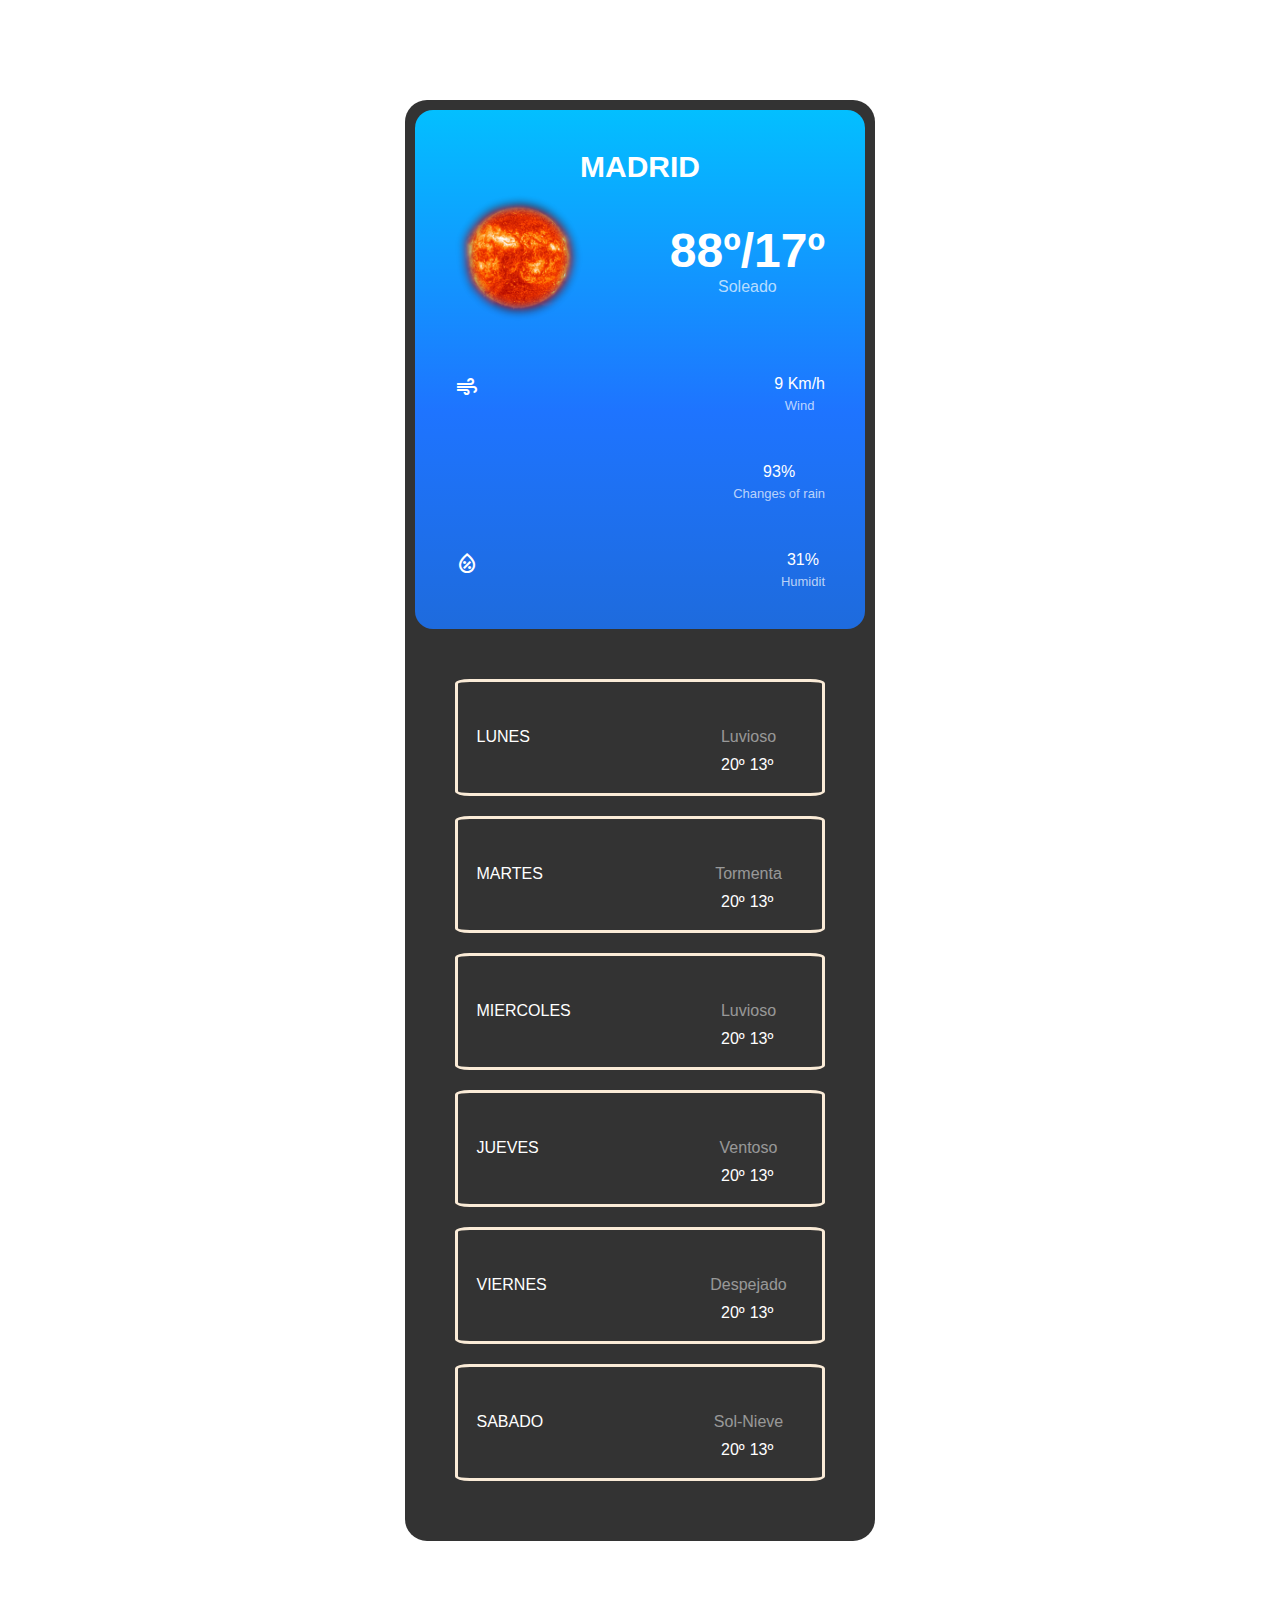
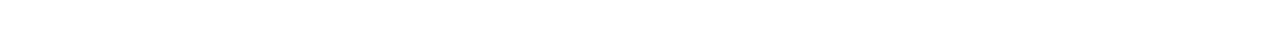
<file: widget_API.html>
<!DOCTYPE html>
<html lang="en">
<head>
	<title>WIDGET DEL CLIMA</title>
<meta charset="utf-8"/>
<meta http-equiv="X-UA-Compatible" content="IE=edge"/>
<meta name="viewport" content="width=device-width, initial-scale=1.0"/>
<link rel="stylesheet" type="text/css" href="style_API.css"/>
<link rel="preconnect" href="https://fonts.googleapis.com">
<link rel="preconnect" href="https://fonts.gstatic.com" crossorigin>
<link href="https://fonts.googleapis.com/css2?family=PT+Serif&display=swap" rel="stylesheet">
<link rel="stylesheet" href="https://fonts.googleapis.com/css2?family=Material+Symbols+Outlined:opsz,wght,FILL,GRAD@20..48,100..700,0..1,-50..200" />
</head>
<body>




<div class="weather-container">
	<div class="current">
		<div class="city"> MADRID </div>
		
		<div class="row">
			<div class="icon">
				<img width="128" alt="" id="diaNoche"/>
			</div>
			<div class="info">
				<div class="temperature">
					<div class="temperature-now" id="result">88º</div>
					<div class="temperature-now" id="result2">/17º</div>
				</div>
				<div class="status" id="texto0" >Soleado</div>
			</div>
		</div>

		<div class="more">
		<div class="item">
				<div class="icon">
					<span class="material-symbols-outlined">
						air
						</span>
			</div>
			<div class="text">
				<div class="value" id="viento">9 Km/h</div>
				<div class="type">Wind</div>
			</div>
		</div>
			<!---item--->

		<div class="item">
				<div class="icon">

					
					<img width="50" alt="" id="fotoProbLLuvia0"  >

					<!--<span class="material-symbols-outlined">water</span>-->
				</div>
			<div class="text">
				<div class="value" id="probLluvia">93%</div>
				<div class="type">Changes of rain</div>
			</div>
		</div>
			<!---item--->
						<div class="item">
				<div class="icon">
					<span class="material-symbols-outlined">
						humidity_percentage
						</span>
			</div>
			<div class="text">
				<div class="value" id="humedad">31%</div>
				<div class="type">Humidit</div>
			</div>
		</div>
			<!---item--->
		</div>
	</div>

<!--current--->
<div class="list"> 
<div class="day">
	<div class="name" id="diaDeSemana0">AHORA</div>
	<div class="weather">
		<div class="icon">
			<img width="50" alt="" id="fotoProbLLuvia1"  >
		</div>
		<div class="status" id="texto1">Luvioso</div>
		<div><div class="temperature">
			<div class="temperatre-high" id="maxLunes">20º</div>
			<div class="temperatre-low" id="minLunes">13º</div>
		</div>
	</div>
</div>
</div>
<!---day lunes--->
<div class="day">
	<div class="name" id="diaDeSemanaMAS1">MAÑANA</div>
	<div class="weather">
		<div class="icon">
			<img width="50" alt="" id="fotoProbLLuvia2"  >
		</div>
		<div class="status" id="texto2">Tormenta</div>
		<div>
			<div class="temperature">
			<div class="temperatre-high" id="maxMartes">20º</div>
			<div class="temperatre-low" id="minMartes">13º</div>
		</div>
	</div>
</div>
</div>
<!---day martes--->
<div class="day">
	<div class="name" id="diaDeSemanaMAS2">PASAO</div>
	<div class="weather">
		<div class="icon">
			<img width="50" alt="" id="fotoProbLLuvia3"  >
		</div>
		<div class="status" id="texto3">Luvioso</div>
		<div>
			<div class="temperature">
			<div class="temperatre-high" id="maxMiercoles">20º</div>
			<div class="temperatre-low" id="minMiercoles">13º</div>
		</div>
	</div>
</div>
</div>
<!---day MIERCOLES--->
<div class="day">
	<div class="name" id="diaDeSemanaMAS3">PASAO MAS UNO</div>
	<div class="weather">
		<div class="icon">
			<img width="50" alt="" id="fotoProbLLuvia4"  >
		</div>
		<div class="status" id="texto4">Ventoso</div>
		<div>
			<div class="temperature">
			<div class="temperatre-high" id="maxJueves">20º</div>
			<div class="temperatre-low" id="minJueves">13º</div>
		</div>
	</div>
</div>
</div>
<!---day JUEVES--->
<div class="day">
	<div class="name" id="diaDeSemanaMAS4">MUUU PASAO</div>
	<div class="weather">
		<div class="icon">
			<img width="50" alt="" id="fotoProbLLuvia5"  >
		</div>
		<div class="status" id="texto5">Despejado</div>
		<div>
			<div class="temperature">
			<div class="temperatre-high" id="maxViernes">20º</div>
			<div class="temperatre-low" id="minViernes">13º</div>
		</div>
	</div>
</div>
</div>
<!---day VIERNES--->
<div class="day">
	<div class="name" id="diaDeSemanaMAS5">por defecto</div>
	<div class="weather">
		<div class="icon">
			<img width="50" alt="" id="fotoProbLLuvia6"  >
		</div>
			<div class="status" id="texto6">Sol-Nieve</div>
		<div>
			<div class="temperature">
				<div class="temperatre-high" id="maxSabado">20º</div>
				<div class="temperatre-low" id="minSabado">13º</div>
			</div>
		</div>
	</div>
</div>
</div>
	<!--list-->
</div>
<script src="indexWIDWET.js"></script>
</body>
</html>
</file>
<file: style_API.css>
.material-icons {
  font-family: 'Material Icons';
  font-weight: normal;
  font-style: normal;
  font-size: 50px;  /* Preferred icon size */
  display: inline-block;
  line-height: 1;
  text-transform: none;
  letter-spacing: normal;
  word-wrap: normal;
  white-space: nowrap;
  direction: ltr;

  /* Support for all WebKit browsers. */
  -webkit-font-smoothing: antialiased;
  /* Support for Safari and Chrome. */
  text-rendering: optimizeLegibility;

  /* Support for Firefox. */
  -moz-osx-font-smoothing: grayscale;

  /* Support for IE. */
  font-feature-settings: 'liga';
}

body{
font-family: Arial, Helvetica, sans-serif;
}

.weather-container{
  width: 450px;
  margin: 100px auto;
  background-color: #333;
  color: rgb(255, 255, 255);
  padding: 10px;
  border-radius: 22px;
}

.weather-container .current{

  background: rgb(30, 107, 221);
  background: linear-gradient(0deg, 
    rgb(30, 107, 221)0%, 
    rgb(30, 116, 255)42%, 
    rgb(3, 191, 255)100%);
  border-radius: 18px;
  padding: 40px;
}

.weather-container .current .city{
  text-align: center;
  font-weight: bolder;
  font-size: 30px;
  margin-bottom: 10px;
}

.weather-container .current .city .day{
  text-align: center;
  border-style: groove 10px;
  border-color: antiquewhite;

}

.weather-container .current .row{
  display: flex;
  justify-content: space-between;
  align-items: center;
}

.weather-container .current .row img{
  width: 128px;
}

.weather-container .current .row .temperature{
  font-size: 48px;
  font-weight: bolder;
  display: flex;
  align-items: right;
}

.weather-container .current .row .temperature .temperatre-now{
  font-size: 65px;
  margin: 0;
}

.weather-container .current .row .temperature .temperatre-low{
  font-size: 32px;
  color: rgba(255, 255, 255,0.7);
}

.weather-container .current .row .status{
  text-align: center;
  color: rgba(255, 255, 255,0.7);
}

.weather-container .current .more .item{

  display: flex;
  justify-content: space-between;
  text-align: center;
  margin-top: 50px;
}

.weather-container .current .item .type{
  color: rgba(255, 255, 255, 0.7);
  font-size: 13px;
  margin-top: 5px;
}

.weather-container .list{
  display: flex;
  flex-direction: column;
  gap: 20px;
  padding: 50px 40px;
}
.weather-container .list .day{
  display: flex;
  padding: 5%;
  justify-content: space-between;
  align-items: center;
  border-color: antiquewhite;
  border-style: solid;
  border-radius: 4%;
  transition: all .25s;

}
 .weather-container .list .day:hover{
  background: rgb(28, 97, 199);
  background: linear-gradient(0deg, 
    rgb(3, 191, 255)6%, 
    rgb(30, 116, 255)32%, 
    rgb(28, 97, 199)70%);
  font-style: italic;
  color: #333;
  transform: scale(1.1,1.18);

} 
.weather-container .list.day:not(:hover){
  background-color:rgb(233, 26, 233);
  background: linear-gradient(30deg, 
    rgb(131, 36, 131)6%, 
    rgb(199, 55, 199)32%, 
    rgb(233, 26, 233)70%);
  transform: scale(0.19,0.9);
  }

.weather-container .list .day .name{
  width: 123px;
  text-align: left;
}


.weather-container .list .day .weather{
  display: flex;
  gap: 10px;
  justify-content: center;
  flex-direction: column;
  text-align: center;
  width: 110px;
  }

.weather-container .list .day .status{
color: rgba(255, 255, 255, 0.5);
}

.weather-container .list .day .temperature{
  text-align: right;
  display: flex;
  column-gap: 5px;
  padding-left: 25%;
}

.weather-container .list .day .temperature .temperature-high{
 color: white;
 
}

.weather-container .list .day .temperature .temperature-low{
 
  color: 333;
}
</file>
